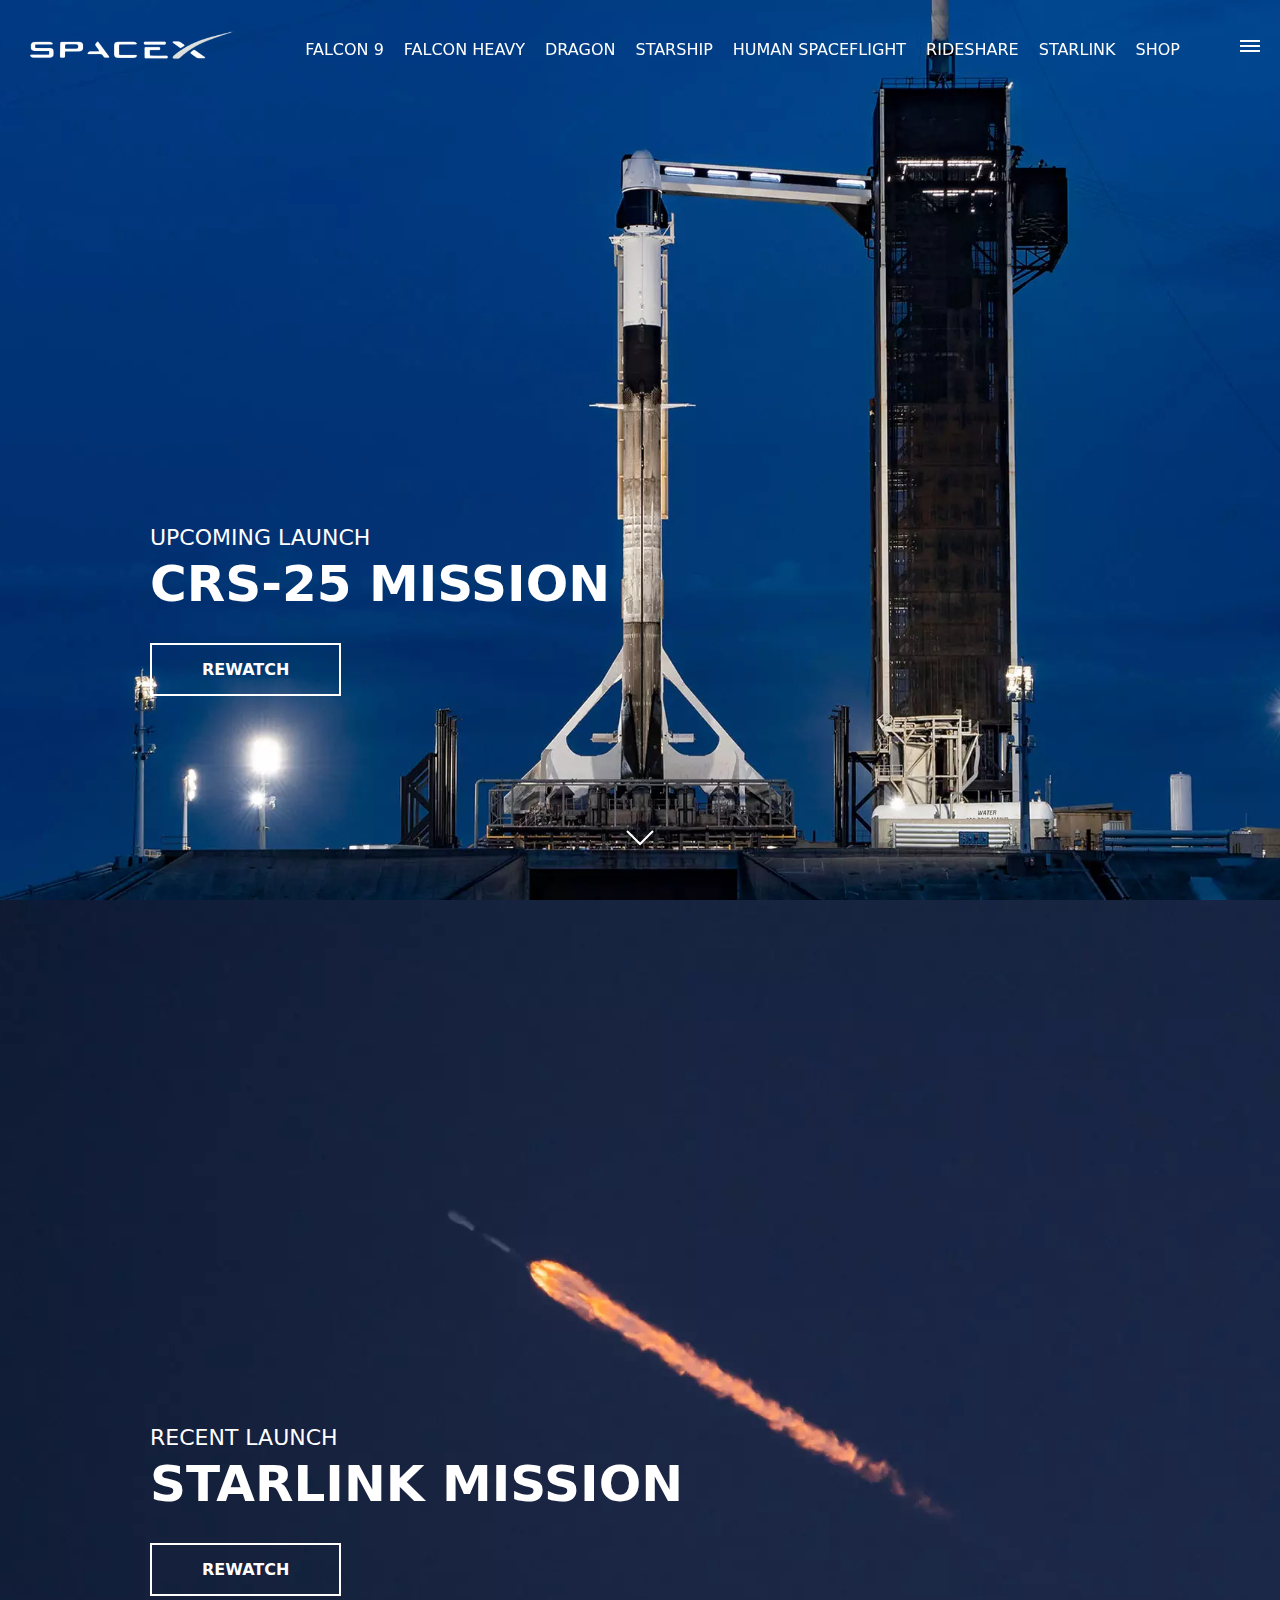
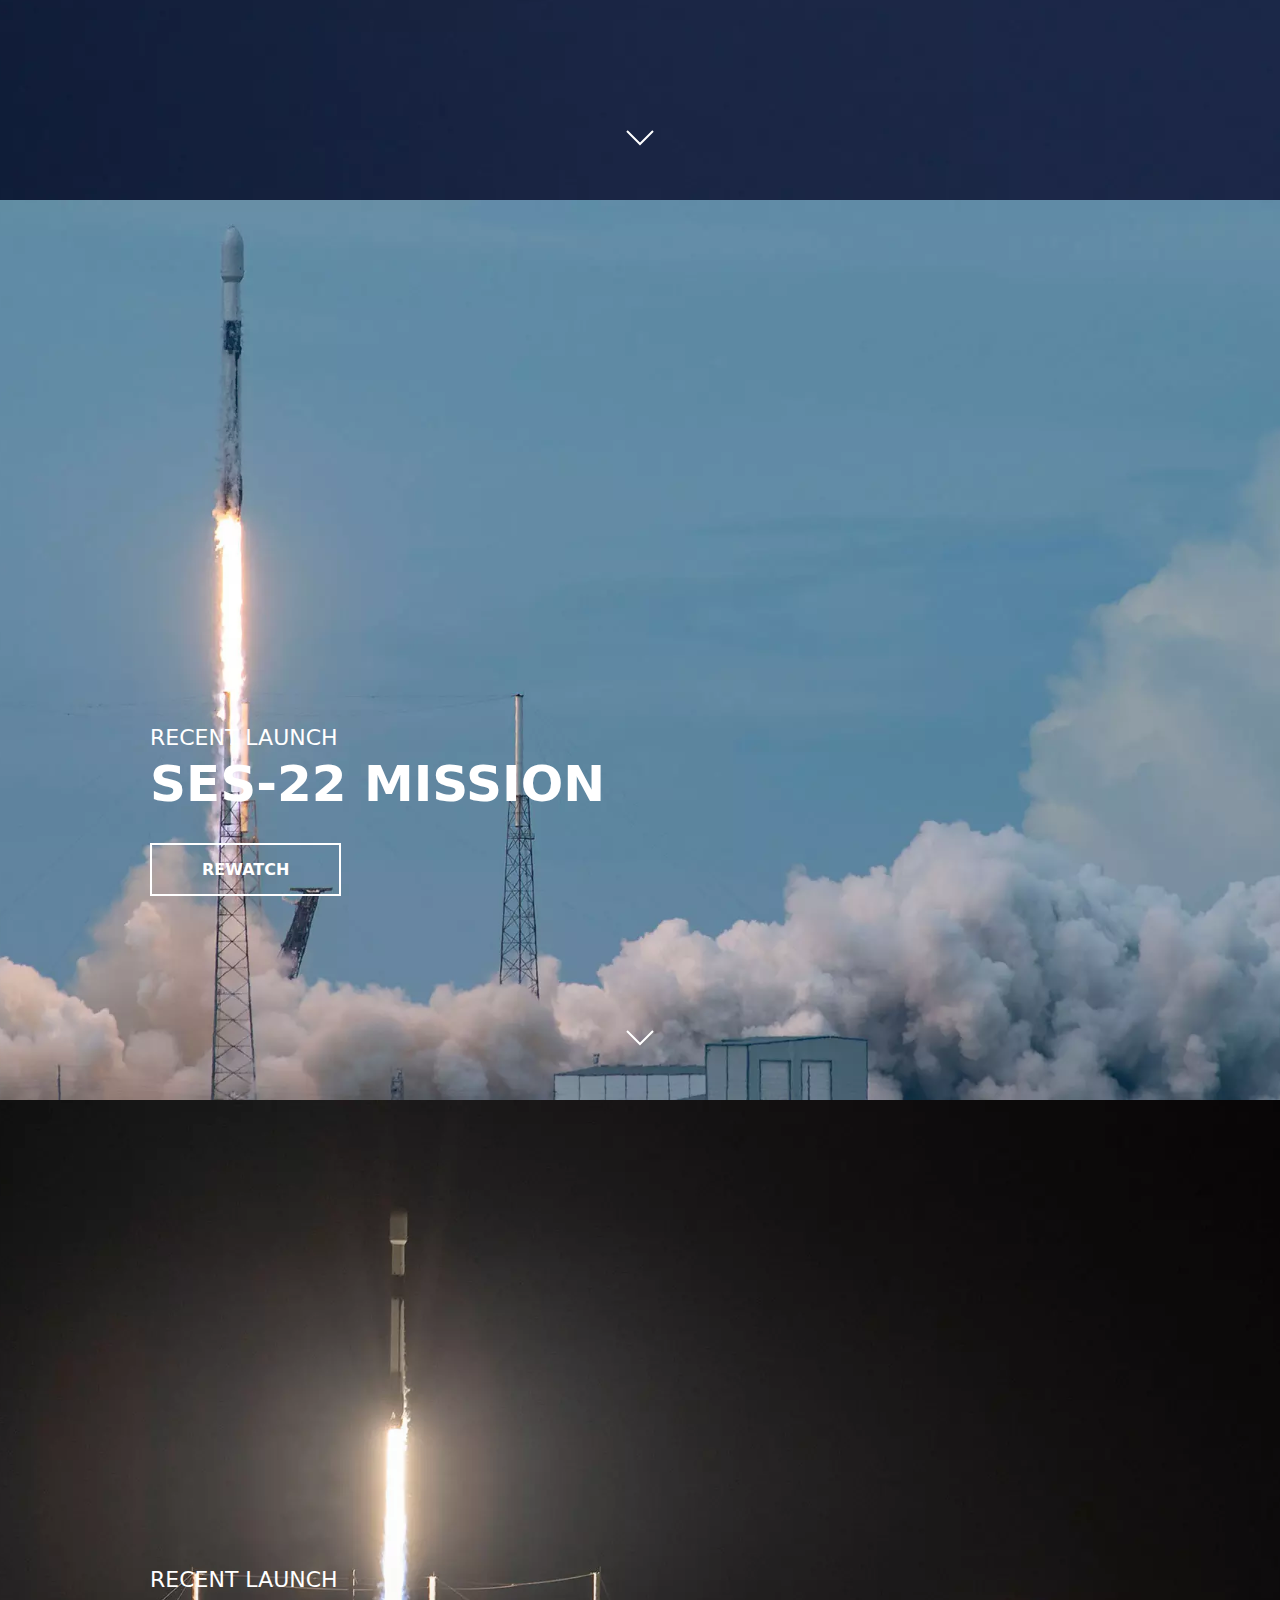
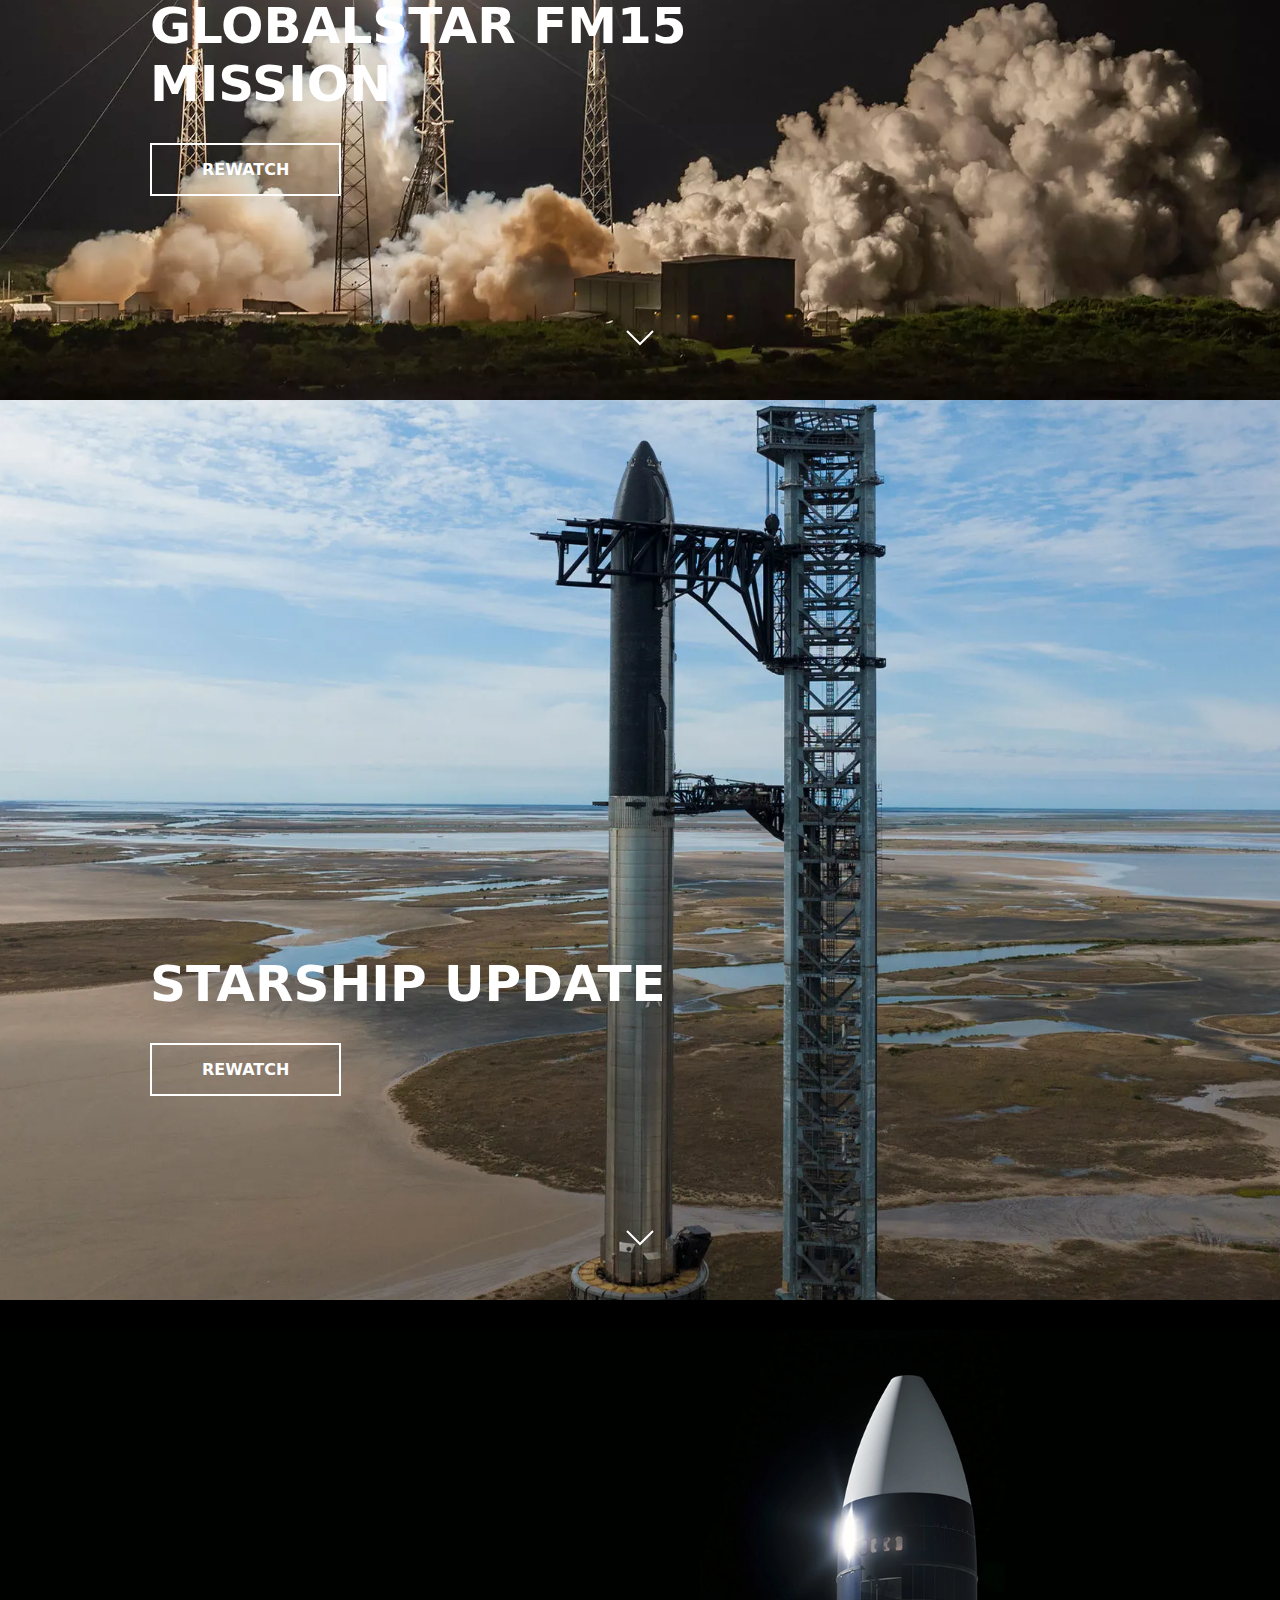
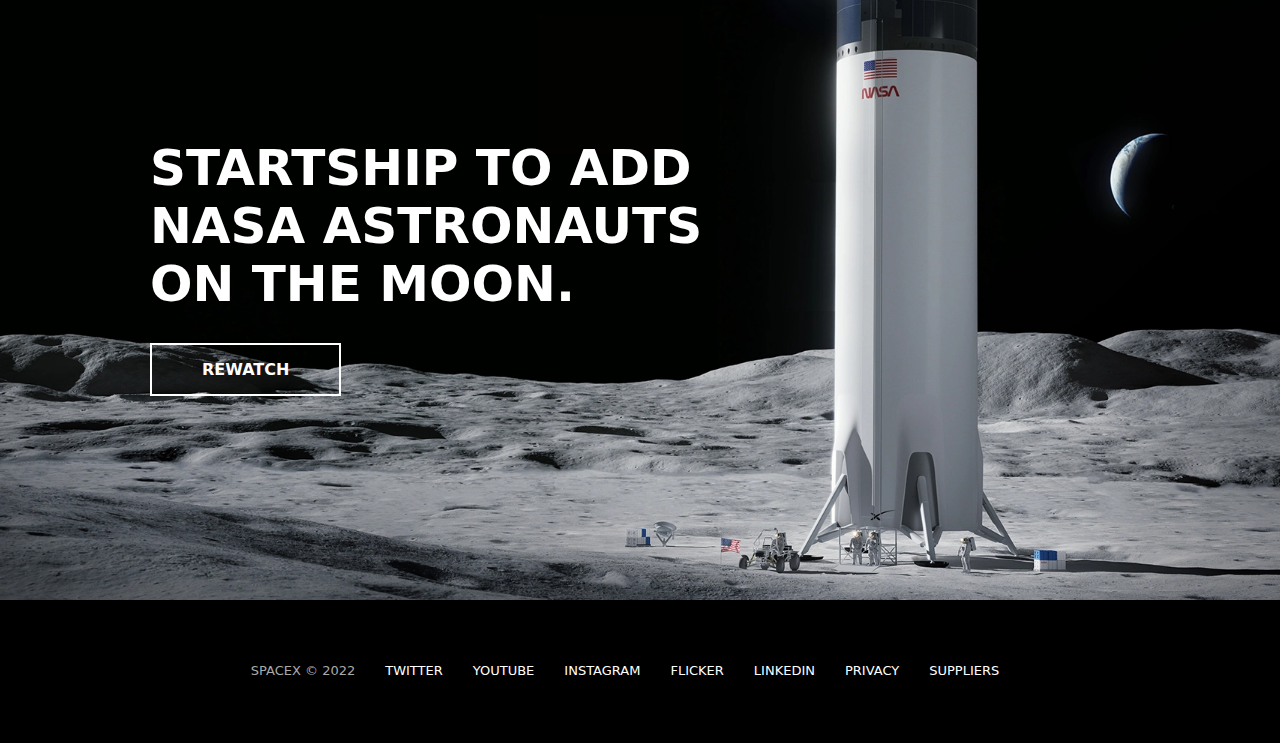
<file: index.html>
<!DOCTYPE html>
<html lang="en">
<head>
    <meta charset="UTF-8">
    <meta http-equiv="X-UA-Compatible" content="IE=edge">
    <meta name="viewport" content="width=device-width, initial-scale=1.0">
    <title>SpaceX</title>
    <link rel="stylesheet" href="./css/main.css">
</head>
<body>
    <div id="overlay"></div>
    <!-- Mobile Menu -->
    <div id="mobile-menu" class="mobile-main-menu">
        <ul>
            <li class="mobile-only"><a href="./falcon-9.html">Falcon 9</a></li>
            <li class="mobile-only"><a href="./falcon-heavy.html">Falcon Heavy</a></li>
            <li class="mobile-only"><a href="./dragon.html">Dragon</a></li>
            <li class="mobile-only"><a href="#">Starship</a></li>
            <li class="mobile-only"><a href="#">Human Spaceflight</a></li>
            <li class="mobile-only"><a href="#">Rideshare</a></li>
            <li class="mobile-only"><a href="#">Starlink</a></li>
            <li><a href="#">Mission</a></li>
            <li><a href="#">Launches</a></li>
            <li><a href="#">Careers</a></li>
            <li><a href="#">Updates</a></li>
            <li><a href="#">Shop</a></li>
        </ul>
    </div>
    <!-- Header -->
    <header class="main-header">
        <div class="logo">
            <a href="./index.html">
                <img src="./img/logo.png" alt="SpaceX">
            </a>
        </div>
        <nav class="desktop-main-menu">
            <ul>
                <li><a href="./falcon-9.html">Falcon 9</a></li>
                <li><a href="./falcon-heavy.html">Falcon Heavy</a></li>
                <li><a href="./dragon.html">Dragon</a></li>
                <li><a href="#">Starship</a></li>
                <li><a href="#">Human Spaceflight</a></li>
                <li><a href="#">Rideshare</a></li>
                <li><a href="#">Starlink</a></li>
                <li><a href="#">Shop</a></li>
            </ul>
        </nav>
    </header>

    <!-- Small Side Menu -->
    <button id="menu-btn" class="hamburger" type="button">
        <span class="hamburger-top"></span>
        <span class="hamburger-middle"></span>
        <span class="hamburger-bottom"></span>
    </button>

    <!-- Section A -->
    <section class="section-a">
        <div class="section-inner">
            <h4>Upcoming Launch</h4>
            <h2>CRS-25 Mission</h2>
            <a href="#" class="btn">
                <div class="hover"></div>
                <span>Rewatch</span>
            </a>
        </div>
        <div class="scroll-arrow">
            <svg width="30px" height="20px">
                <path stroke="#ffffff" fill="none" stroke-width="2px" d="M2.000,5.000 L15.000,18.000 L28.000, 5.000"></path>
            </svg>
        </div>
    </section>

    <!-- Section B -->
    <section class="section-b">
        <div class="section-inner">
            <h4>Recent Launch</h4>
            <h2>Starlink Mission</h2>
            <a href="#" class="btn">
                <div class="hover"></div>
                <span>Rewatch</span>
            </a>
        </div>
        <div class="scroll-arrow">
            <svg width="30px" height="20px">
                <path stroke="#ffffff" fill="none" stroke-width="2px" d="M2.000,5.000 L15.000,18.000 L28.000, 5.000"></path>
            </svg>
        </div>
    </section>

    <!-- Section C -->
    <section class="section-c">
        <div class="section-inner">
            <h4>Recent Launch</h4>
            <h2>SES-22 Mission</h2>
            <a href="#" class="btn">
                <div class="hover"></div>
                <span>Rewatch</span>
            </a>
        </div>
        <div class="scroll-arrow">
            <svg width="30px" height="20px">
                <path stroke="#ffffff" fill="none" stroke-width="2px" d="M2.000,5.000 L15.000,18.000 L28.000, 5.000"></path>
            </svg>
        </div>
    </section>
    
    <!-- Section D -->
    <section class="section-d">
        <div class="section-inner">
            <h4>Recent Launch</h4>
            <h2>Globalstar FM15 Mission</h2>
            <a href="#" class="btn">
                <div class="hover"></div>
                <span>Rewatch</span>
            </a>
        </div>
        <div class="scroll-arrow">
            <svg width="30px" height="20px">
                <path stroke="#ffffff" fill="none" stroke-width="2px" d="M2.000,5.000 L15.000,18.000 L28.000, 5.000"></path>
            </svg>
        </div>
    </section>

    <!-- Section E -->
    <section class="section-e">
        <div class="section-inner">
            <h2>Starship Update</h2>
            <a href="#" class="btn">
                <div class="hover"></div>
                <span>Rewatch</span>
            </a>
        </div>
        <div class="scroll-arrow">
            <svg width="30px" height="20px">
                <path stroke="#ffffff" fill="none" stroke-width="2px" d="M2.000,5.000 L15.000,18.000 L28.000, 5.000"></path>
            </svg>
        </div>
    </section>

    <!-- Section F -->
    <section class="section-f">
        <div class="section-inner">
            <h2>Startship to add NASA astronauts on the moon.</h2>
            <a href="#" class="btn">
                <div class="hover"></div>
                <span>Rewatch</span>
            </a>
        </div>
    </section>

    <!-- Footer -->
    <footer>
        <ul>
            <li>SpaceX &copy; 2022</li>
            <li><a href="#">Twitter</a></li>
            <li><a href="#">YouTube</a></li>
            <li><a href="#">Instagram</a></li>
            <li><a href="#">Flicker</a></li>
            <li><a href="#">LinkedIn</a></li>
            <li><a href="#">Privacy</a></li>
            <li><a href="#">Suppliers</a></li>
        </ul>
    </footer>

    <!-- Script -->
    <script src="./js/app.js"></script>
</body>
</html>
</file>
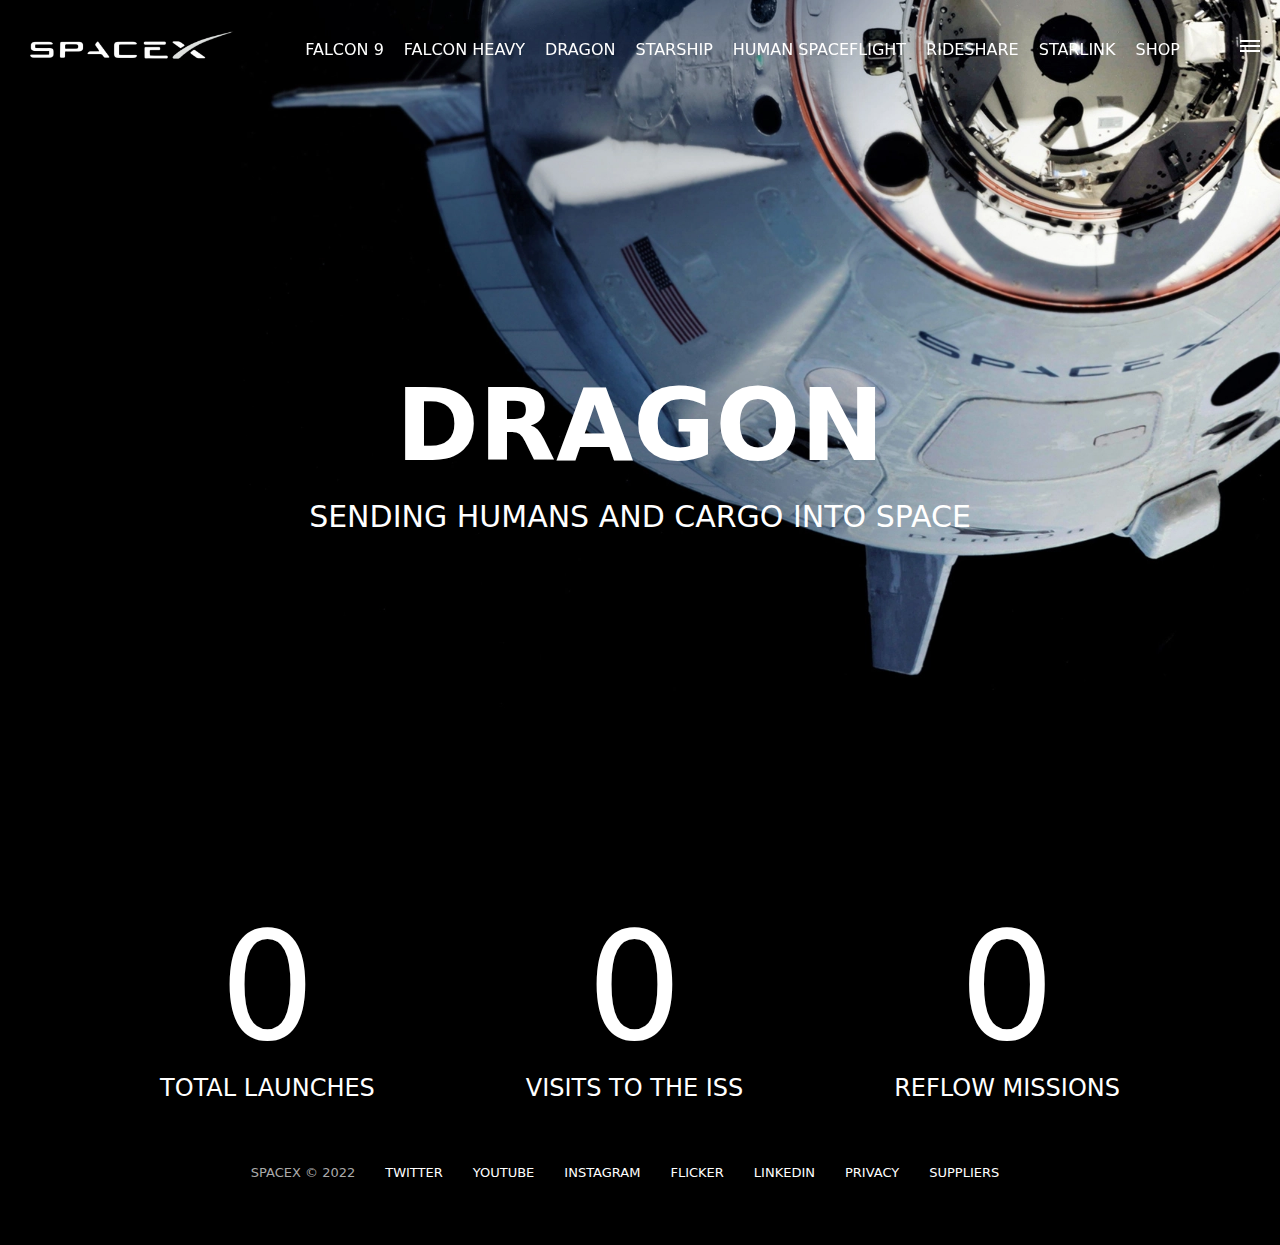
<file: dragon.html>
<!DOCTYPE html>
<html lang="en">
<head>
    <meta charset="UTF-8">
    <meta http-equiv="X-UA-Compatible" content="IE=edge">
    <meta name="viewport" content="width=device-width, initial-scale=1.0">
    <title>SpaceX - Dragon</title>
    <link rel="stylesheet" href="./css/main.css">
    <!-- Inner Pages Style -->
    <link rel="stylesheet" href="./css/inner-pages.css">
</head>
<body>
    <div id="overlay"></div>
    <!-- Mobile Menu -->
    <div id="mobile-menu" class="mobile-main-menu">
        <ul>
            <li class="mobile-only"><a href="./falcon-9.html">Falcon 9</a></li>
            <li class="mobile-only"><a href="./falcon-heavy.html">Falcon Heavy</a></li>
            <li class="mobile-only"><a href="./dragon.html">Dragon</a></li>
            <li class="mobile-only"><a href="#">Starship</a></li>
            <li class="mobile-only"><a href="#">Human Spaceflight</a></li>
            <li class="mobile-only"><a href="#">Rideshare</a></li>
            <li class="mobile-only"><a href="#">Starlink</a></li>
            <li><a href="#">Mission</a></li>
            <li><a href="#">Launches</a></li>
            <li><a href="#">Careers</a></li>
            <li><a href="#">Updates</a></li>
            <li><a href="#">Shop</a></li>
        </ul>
    </div>
    <!-- Header -->
    <header class="main-header">
        <div class="logo">
            <a href="./index.html">
                <img src="./img/logo.png" alt="SpaceX">
            </a>
        </div>
        <nav class="desktop-main-menu">
            <ul>
                <li><a href="./falcon-9.html">Falcon 9</a></li>
                <li><a href="./falcon-heavy.html">Falcon Heavy</a></li>
                <li><a href="./dragon.html">Dragon</a></li>
                <li><a href="#">Starship</a></li>
                <li><a href="#">Human Spaceflight</a></li>
                <li><a href="#">Rideshare</a></li>
                <li><a href="#">Starlink</a></li>
                <li><a href="#">Shop</a></li>
            </ul>
        </nav>
    </header>

    <!-- Small Side Menu -->
    <button id="menu-btn" class="hamburger" type="button">
        <span class="hamburger-top"></span>
        <span class="hamburger-middle"></span>
        <span class="hamburger-bottom"></span>
    </button>

    <!-- Falcon Section -->
    <section class="section-animate bg-dragon">

    </section>
    <div class="section-inner-center">
        <h3>Dragon</h3>
        <p>Sending Humans and cargo into Space</p>
    </div>

    <!-- Stats -->
    <div class="stats">
        <div>
            <span class="counter" data-target="34">0</span>
            <h4>Total Launches</h4>
        </div>
        <div>
            <span class="counter" data-target="31">0</span>
            <h4>Visits to the ISS</h4>
        </div>
        <div>
            <span class="counter" data-target="13">0</span>
            <h4>Reflow Missions</h4>
        </div>
    </div>
    
    <!-- Footer -->
    <footer>
        <ul>
            <li>SpaceX &copy; 2022</li>
            <li><a href="#">Twitter</a></li>
            <li><a href="#">YouTube</a></li>
            <li><a href="#">Instagram</a></li>
            <li><a href="#">Flicker</a></li>
            <li><a href="#">LinkedIn</a></li>
            <li><a href="#">Privacy</a></li>
            <li><a href="#">Suppliers</a></li>
        </ul>
    </footer>

    <!-- Script -->
    <script src="./js/app.js"></script>
</body>
</html>
</file>
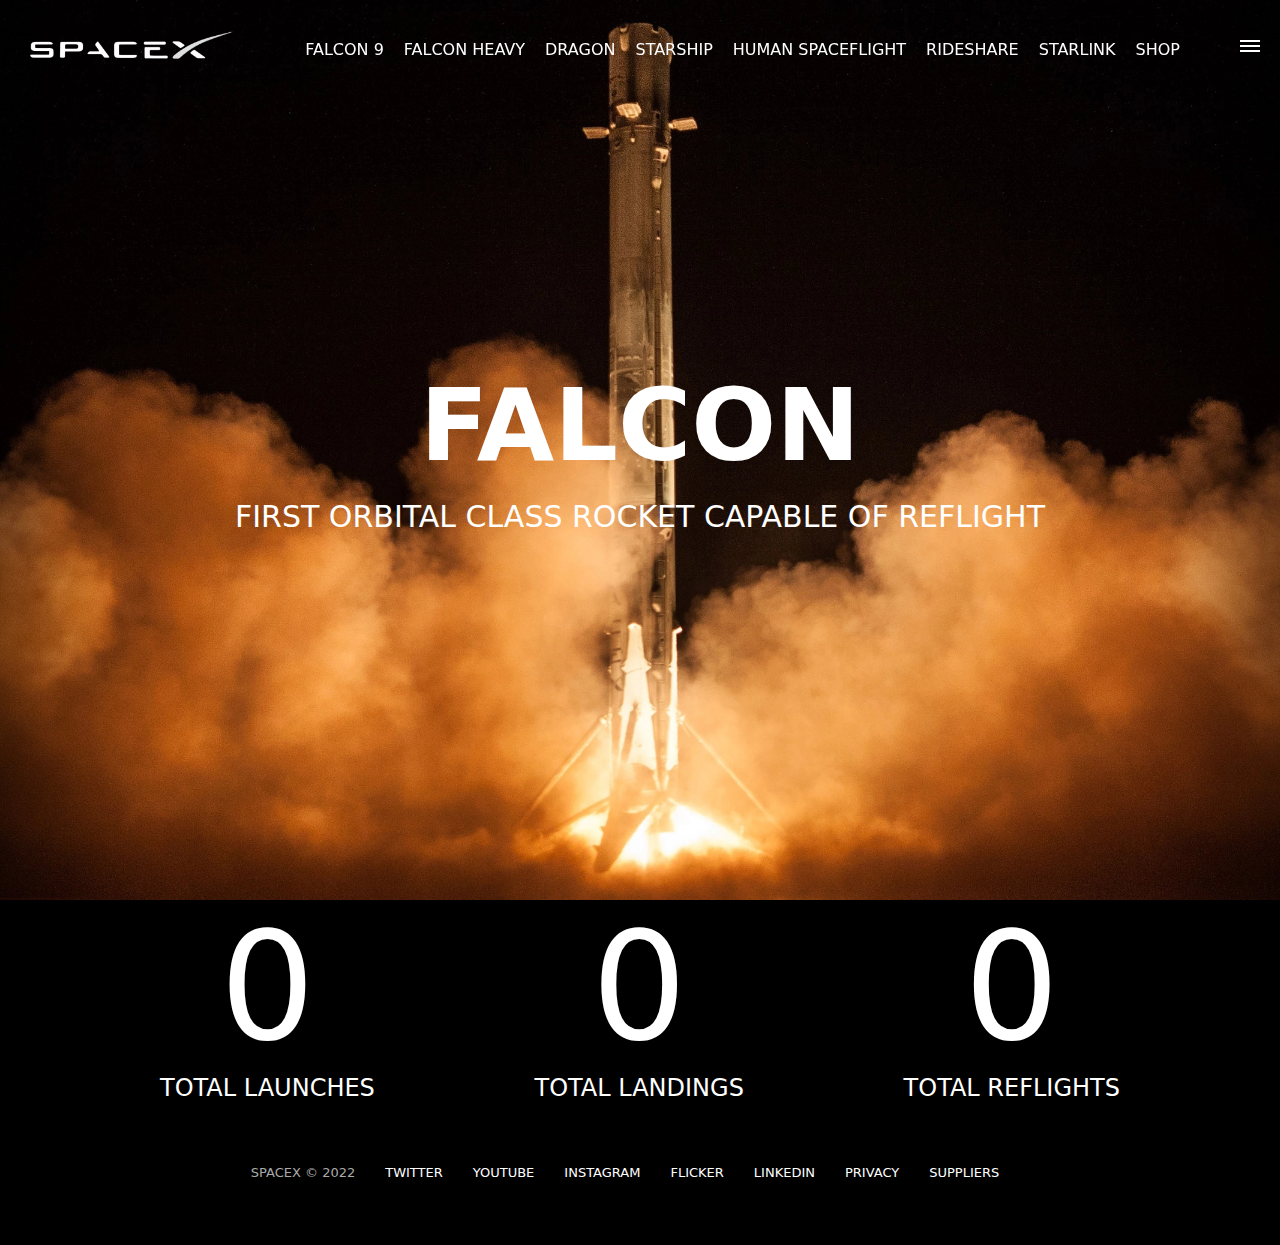
<file: falcon-9.html>
<!DOCTYPE html>
<html lang="en">
<head>
    <meta charset="UTF-8">
    <meta http-equiv="X-UA-Compatible" content="IE=edge">
    <meta name="viewport" content="width=device-width, initial-scale=1.0">
    <title>SpaceX - Falcon 9</title>
    <link rel="stylesheet" href="./css/main.css">
    <!-- Inner Pages Style -->
    <link rel="stylesheet" href="./css/inner-pages.css">
</head>
<body>
    <div id="overlay"></div>
    <!-- Mobile Menu -->
    <div id="mobile-menu" class="mobile-main-menu">
        <ul>
            <li class="mobile-only"><a href="./falcon-9.html">Falcon 9</a></li>
            <li class="mobile-only"><a href="./falcon-heavy.html">Falcon Heavy</a></li>
            <li class="mobile-only"><a href="./dragon.html">Dragon</a></li>
            <li class="mobile-only"><a href="#">Starship</a></li>
            <li class="mobile-only"><a href="#">Human Spaceflight</a></li>
            <li class="mobile-only"><a href="#">Rideshare</a></li>
            <li class="mobile-only"><a href="#">Starlink</a></li>
            <li><a href="#">Mission</a></li>
            <li><a href="#">Launches</a></li>
            <li><a href="#">Careers</a></li>
            <li><a href="#">Updates</a></li>
            <li><a href="#">Shop</a></li>
        </ul>
    </div>
    <!-- Header -->
    <header class="main-header">
        <div class="logo">
            <a href="./index.html">
                <img src="./img/logo.png" alt="SpaceX">
            </a>
        </div>
        <nav class="desktop-main-menu">
            <ul>
                <li><a href="./falcon-9.html">Falcon 9</a></li>
                <li><a href="./falcon-heavy.html">Falcon Heavy</a></li>
                <li><a href="./dragon.html">Dragon</a></li>
                <li><a href="#">Starship</a></li>
                <li><a href="#">Human Spaceflight</a></li>
                <li><a href="#">Rideshare</a></li>
                <li><a href="#">Starlink</a></li>
                <li><a href="#">Shop</a></li>
            </ul>
        </nav>
    </header>

    <!-- Small Side Menu -->
    <button id="menu-btn" class="hamburger" type="button">
        <span class="hamburger-top"></span>
        <span class="hamburger-middle"></span>
        <span class="hamburger-bottom"></span>
    </button>

    <!-- Falcon Section -->
    <section class="section-animate bg-falcon-9">

    </section>
    <div class="section-inner-center">
        <h3>Falcon</h3>
        <p>First orbital class rocket capable of reflight</p>
    </div>

    <!-- Stats -->
    <div class="stats">
        <div>
            <span class="counter" data-target="7">0</span>
            <h4>Total Launches</h4>
        </div>
        <div>
            <span class="counter" data-target="9">0</span>
            <h4>Total Landings</h4>
        </div>
        <div>
            <span class="counter" data-target="6">0</span>
            <h4>Total Reflights</h4>
        </div>
    </div>
    
    <!-- Footer -->
    <footer>
        <ul>
            <li>SpaceX &copy; 2022</li>
            <li><a href="#">Twitter</a></li>
            <li><a href="#">YouTube</a></li>
            <li><a href="#">Instagram</a></li>
            <li><a href="#">Flicker</a></li>
            <li><a href="#">LinkedIn</a></li>
            <li><a href="#">Privacy</a></li>
            <li><a href="#">Suppliers</a></li>
        </ul>
    </footer>

    <!-- Script -->
    <script src="./js/app.js"></script>
</body>
</html>
</file>
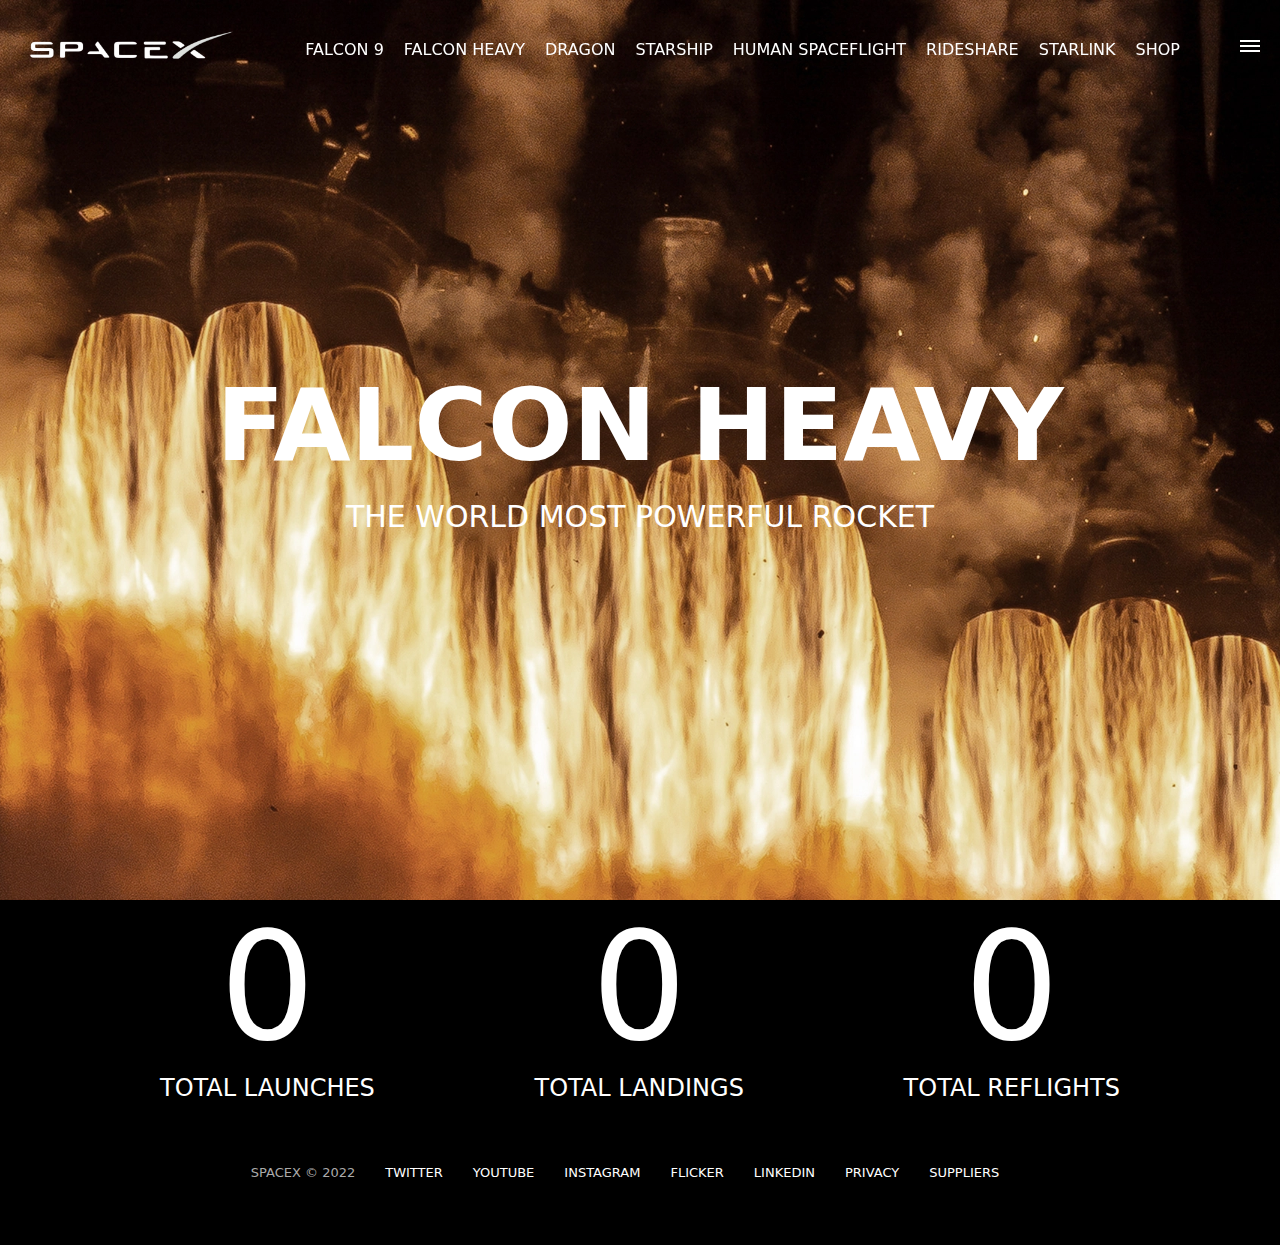
<file: falcon-heavy.html>
<!DOCTYPE html>
<html lang="en">
<head>
    <meta charset="UTF-8">
    <meta http-equiv="X-UA-Compatible" content="IE=edge">
    <meta name="viewport" content="width=device-width, initial-scale=1.0">
    <title>SpaceX - Falcon Heavy</title>
    <link rel="stylesheet" href="./css/main.css">
    <!-- Inner Pages Style -->
    <link rel="stylesheet" href="./css/inner-pages.css">
</head>
<body>
    <div id="overlay"></div>
    <!-- Mobile Menu -->
    <div id="mobile-menu" class="mobile-main-menu">
        <ul>
            <li class="mobile-only"><a href="./falcon-9.html">Falcon 9</a></li>
            <li class="mobile-only"><a href="./falcon-heavy.html">Falcon Heavy</a></li>
            <li class="mobile-only"><a href="./dragon.html">Dragon</a></li>
            <li class="mobile-only"><a href="#">Starship</a></li>
            <li class="mobile-only"><a href="#">Human Spaceflight</a></li>
            <li class="mobile-only"><a href="#">Rideshare</a></li>
            <li class="mobile-only"><a href="#">Starlink</a></li>
            <li><a href="#">Mission</a></li>
            <li><a href="#">Launches</a></li>
            <li><a href="#">Careers</a></li>
            <li><a href="#">Updates</a></li>
            <li><a href="#">Shop</a></li>
        </ul>
    </div>
    <!-- Header -->
    <header class="main-header">
        <div class="logo">
            <a href="./index.html">
                <img src="./img/logo.png" alt="SpaceX">
            </a>
        </div>
        <nav class="desktop-main-menu">
            <ul>
                <li><a href="./falcon-9.html">Falcon 9</a></li>
                <li><a href="./falcon-heavy.html">Falcon Heavy</a></li>
                <li><a href="./dragon.html">Dragon</a></li>
                <li><a href="#">Starship</a></li>
                <li><a href="#">Human Spaceflight</a></li>
                <li><a href="#">Rideshare</a></li>
                <li><a href="#">Starlink</a></li>
                <li><a href="#">Shop</a></li>
            </ul>
        </nav>
    </header>

    <!-- Small Side Menu -->
    <button id="menu-btn" class="hamburger" type="button">
        <span class="hamburger-top"></span>
        <span class="hamburger-middle"></span>
        <span class="hamburger-bottom"></span>
    </button>

    <!-- Falcon Section -->
    <section class="section-animate bg-falcon-heavy">

    </section>
    <div class="section-inner-center">
        <h3>Falcon Heavy</h3>
        <p>The world most powerful rocket</p>
    </div>

    <!-- Stats -->
    <div class="stats">
        <div>
            <span class="counter" data-target="5">0</span>
            <h4>Total Launches</h4>
        </div>
        <div>
            <span class="counter" data-target="12">0</span>
            <h4>Total Landings</h4>
        </div>
        <div>
            <span class="counter" data-target="8">0</span>
            <h4>Total Reflights</h4>
        </div>
    </div>
    
    <!-- Footer -->
    <footer>
        <ul>
            <li>SpaceX &copy; 2022</li>
            <li><a href="#">Twitter</a></li>
            <li><a href="#">YouTube</a></li>
            <li><a href="#">Instagram</a></li>
            <li><a href="#">Flicker</a></li>
            <li><a href="#">LinkedIn</a></li>
            <li><a href="#">Privacy</a></li>
            <li><a href="#">Suppliers</a></li>
        </ul>
    </footer>

    <!-- Script -->
    <script src="./js/app.js"></script>
</body>
</html>
</file>
<file: css/main.css>
/* Font Family Search for Famijen Grotest */
*, *::before, *::after {
    padding: 0;
    margin: 0;
    box-sizing: border-box;
    font-family: system-ui, sans-serif;
}

body {
    background-color: black;
    color: #fff;
}

a {
    text-decoration: none;
    color: #fff;
}

ul {
    list-style: none;
}

/* Header */
.main-header {
    position: fixed;
    top: 0;
    left: 0;
    width: 100%;
    z-index: 3;
    display: flex;
    justify-content: space-between;
    align-items: center;
    text-transform: uppercase;
    height: 100px;
    padding: 0 30px;
}

/* Logo */
.logo {
    width: 210px;
    height: auto;
}

.logo img {
    display: block;
    width: 100%;
    height: auto;
}

/* Desktop Menu */
.desktop-main-menu {
    margin-right: 50px;
}

.desktop-main-menu ul {
    display: flex;
}

.desktop-main-menu ul li {
    position: relative;
    margin-right: 20px;
    padding-bottom: 2px;
}

/* Menu Item Border Bottom */

.desktop-main-menu ul li a::after {
    content: "";
    position: absolute;
    bottom: 0;
    left: 0;
    width: 100%;
    height: 1px;
    background-color: #fff;
    transform: scaleX(0);
    transition: all 0.3s cubic-bezier(0.19, 1, 0.22, 1);
    transform-origin: right center;
}

.desktop-main-menu ul li a:hover::after {
    transform: scaleX(1);
    transform-origin: left center;
}

/* Section */

section {
    height: 100vh;
    background-position: center center;
    background-repeat: no-repeat;
    background-size: cover;
    position: relative;
    text-transform: uppercase;
}

.section-inner {
    position: absolute;
    bottom: 200px;
    left: 150px;
    max-width: 560px;
}

.section-inner h4 {
    font-size: 22px;
    margin-bottom: 5px;
    font-weight: 300;
    animation: fadeInUp 0.5s ease-in-out;
}

.section-inner h2 {
    font-size: 50px;
    font-weight: 700;
    margin-bottom: 20px;
    animation: fadeInUp 0.5s ease-in-out 0.2s;
    animation-fill-mode: both;
}

.section-inner a {
    animation: fadeInUp 0.5s ease-in-out 0.4s;
    animation-fill-mode: both;
}

/* Background Images */
.section-a {
    background-image: url(../img/section-a.webp);
}

.section-b {
    background-image: url(../img/section-b.webp);
}

.section-c {
    background-image: url(../img/section-c.webp);
}

.section-d {
    background-image: url(../img/section-d.webp);
}

.section-e {
    background-image: url(../img/section-e.webp);
}

.section-f {
    background-image: url(../img/section-f.webp);
}

/* Globale Btn */
.btn {
    position: relative;
    display: inline-block;
    cursor: pointer;
    text-align: center;
    min-width: 130px;
    padding: 15px 50px;
    margin-top: 10px;
    border: 2px solid #fff;
    text-transform: uppercase;
    font-weight: bold;
    overflow: hidden;
    z-index: 2;
}

.btn:hover span {
    color: #000;
}

.btn .hover {
    position: absolute;
    top: 0;
    left: 0;
    width: 100%;
    height: 100%;
    background-color: #fff;
    color: #000;
    z-index: -1;
    transform: translateY(100%);
    transition: all 0.3s cubic-bezier(0.19, 1, 0.22, 1);
}

.btn:hover .hover {
    transform: translateY(0);
}

.scroll-arrow {
    position: absolute;
    bottom: 50px;
    left: 50%;
    transform: translateX(-50%);
    animation: fadeBounce 3s infinite;
}

/* Footer */
footer {
    position: relative;
    padding: 55px 0;
}

footer ul {
    display: flex;
    justify-content: center;
    align-items: center;
    flex-wrap: wrap;
}

footer ul li {
    margin-right: 30px;
    color: #aaa;
    text-transform: uppercase;
    font-size: 13px;
    line-height: 2.5;
}

footer ul li a {
    color: #fff;
    transition: color 0.5s;
}

footer ul li a:hover {
    color: #aaa;
}

/* Burger Button */
.hamburger {
    position: fixed;
    top: 40px;
    right: 20px;
    z-index: 10;
    cursor: pointer;
    width: 20px;
    height: 20px;
    background: none;
    border: none;
}

.hamburger-top,
.hamburger-middle,
.hamburger-bottom {
    position: absolute;
    width: 20px;
    height: 2px;
    top: 0;
    left: 0;
    background: #fff;
    transition: all 0.5s;
}

.hamburger-middle {
    transform: translateY(5px);
}

.hamburger-bottom {
    transform: translateY(10px);
}

/* When open class is ON */
.open {
    transform: rotate(90deg);
}

.open .hamburger-top {
    transform: rotate(45deg) translateY(6px) translateX(6px);
}

.open .hamburger-middle {
    display: none;
}

.open .hamburger-bottom {
    transform: rotate(-45deg) translateY(6px) translateX(-6px);
}

/* Overlay */
.overlay-show {
    position: fixed;
    top: 0;
    left: 0;
    width: 100%;
    height: 100%;
    background-color: rgba(0,0,0,0.5);
    z-index: 3;
}

/* Stop Body Scrolling */
.stop-scrolling {
    overflow: hidden;
}

/* Hide Mobile Only Items */
.mobile-only {
    display: none;
}

/* Mobile Menu */
.mobile-main-menu {
    position: fixed;
    top: 0;
    right: 0;
    width: 350px;
    height: 100%;
    background-color: #000;
    z-index: 4;
    display: flex;
    align-items: center;
    justify-content: center;
    transform: translateX(100%);
    transition: transform 0.7s cubic-bezier(0.19, 1, 0.22, 1);
}

/* Get Menu from Right Side */ 
.show-menu {
    transform: translateX(0);
}

.mobile-main-menu ul {
    display: flex;
    flex-direction: column;
    align-items: end;
    justify-content: center;
    padding: 50px;
    width: 100%;
}

.mobile-main-menu ul li {
    margin-bottom: 20px;
    font-size: 16px;
    text-transform: uppercase;
    border-bottom: 1px #fff dashed;
    width: 100%;
    text-align: right;
    padding-bottom: 8px;
}

.mobile-main-menu ul li a {
    color: #fff;
    transition: color 0.4s;
}

.mobile-main-menu ul li a:hover {
    color: #aaa;
}

/* Animations */
@keyframes fadeInUp{
    0% {
        opacity: 0;
        transform: translateY(140px);
    }

    100% {
        opacity: 1;
        transform: translateY(0px);
    }
}

@keyframes fadeIn{
    0% {
        opacity: 0;
    }

    100% {
        opacity: 1;
    }
}

@keyframes fadeBounce {
    0%,
    20%,
    50%,
    80%,
    100% {
        opacity: 0;
        transform: translateY(-20px)
    }

    40% {
        opacity: 1;
        transform: translateY(0);
    }
}

/* Responsive Media Query */
@media(max-width: 960px) {
    /* Hide desktop Items */
    .desktop-main-menu {
        display: none;
    }

    /* Show Mobile Items */
    .mobile-only {
        display: block;
    }
}

@media(max-width: 600px) {
    .logo {
        width: 150px;
        margin: auto;
    }
    .section-inner {
        bottom: 75px;
        left: 20px;
    }

    .section-inner h2 {
        font-size: 40px;
    }

    footer ul li:first-child {
        position: absolute;
        top: 30px;
        left: 50%;
        transform: translate(-50%, -50%);
    }
    footer ul li {
        margin-right: 15px;
    }
}
</file>
<file: css/inner-pages.css>
/* Backgrounds */
.bg-falcon-9 {
    background-image: url(../img/falcon-9.webp);
}

.bg-falcon-heavy {
    background-image: url(../img/falcon-heavy.webp);
}

.bg-dragon {
    background-image: url(../img/dragon.webp);
}

.section-animate {
    animation: fadeIn 2s ease-in-out;
}

.section-inner-center {
    width: 80%;
    position: absolute;
    top: 50%;
    left: 50%;
    transform: translate(-50%, -50%);
    text-transform: uppercase;
    text-align: center;
}

.section-inner-center h3 {
    font-size: 100px;
    margin-bottom: 15px;
    animation: fadeInUp 0.5s ease-in-out;
    animation-fill-mode: both;
}

.section-inner-center p {
    font-size: 30px;
    animation: fadeInUp 0.5s ease-in-out 0.2s;
    animation-fill-mode: both;
}

/* Stats */
.stats {
    max-width: 960px;
    margin: 0 auto;
    display: flex;
    align-items: center;
    justify-content: space-between;
    text-align: center;
    text-transform: uppercase;
}

.stats div span {
    font-size: 150px;
}

.stats div h4 {
    font-size: 24px;
    font-weight: 300;
}

@media (max-width: 960px) {
    .section-inner-center h3 {
        font-size: 75px;
    }
}

@media (max-width: 600px) {
    .section-inner-center h3 {
        font-size: 50px;
    }

    /* stats */
    .stats {
        flex-direction: column;
    }

    .stats div {
        margin-bottom: 20px;
    }
}
</file>
